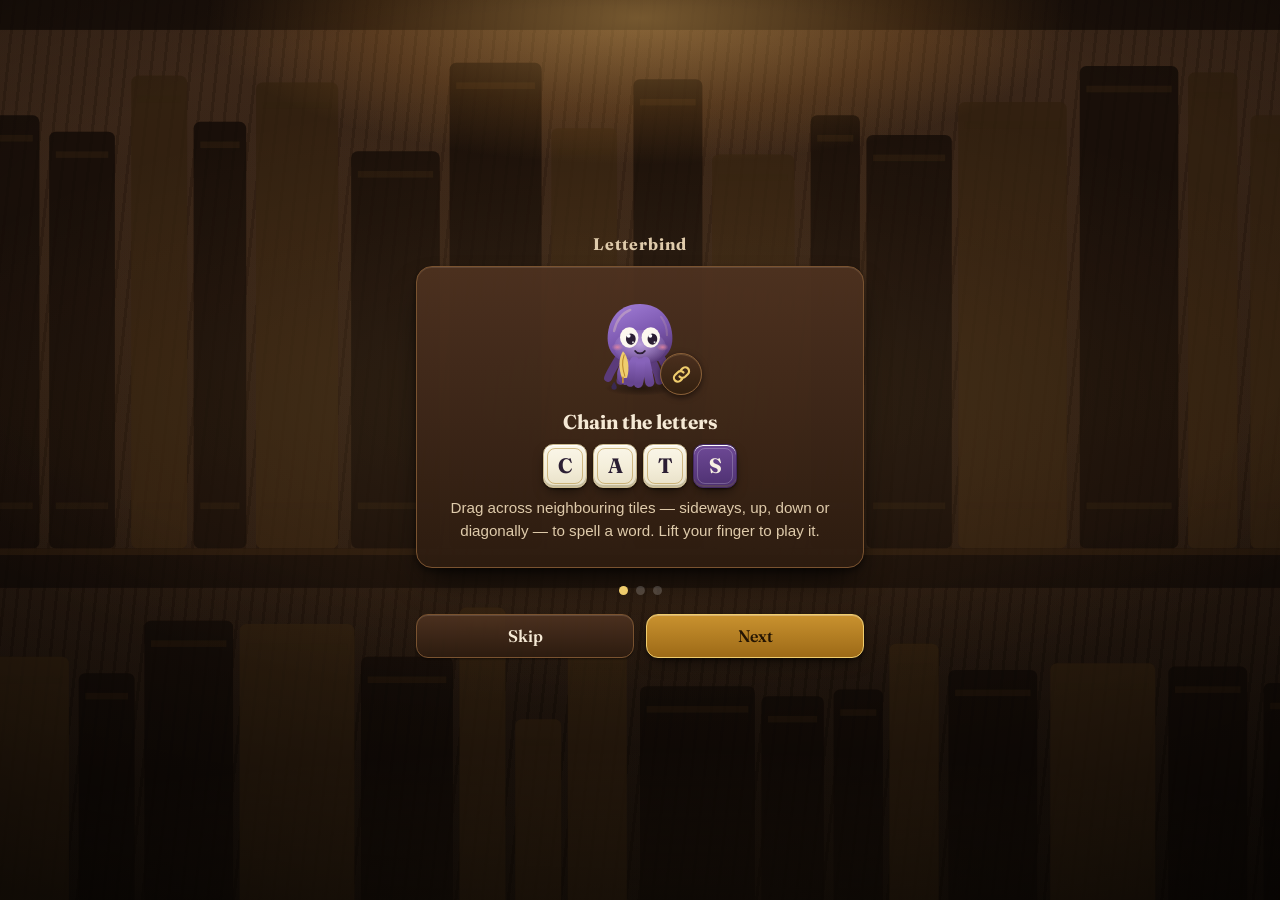
<file: index.html>
<!doctype html>
<html lang="en" data-theme="study">
  <head>
    <meta charset="UTF-8" />
    <meta name="viewport" content="width=device-width, initial-scale=1, viewport-fit=cover, maximum-scale=1, user-scalable=no" />
    <meta name="apple-mobile-web-app-capable" content="yes" />
    <meta name="mobile-web-app-capable" content="yes" />
    <meta name="apple-mobile-web-app-status-bar-style" content="default" />
    <meta name="apple-mobile-web-app-title" content="Letterbind" />
    <meta name="theme-color" content="#150d09" />
    <meta name="description" content="Letterbind — a cozy word-chain roguelike. Chain letters, beat the target, pick an upgrade, repeat. New daily puzzle every day." />

    <!-- Open Graph (Facebook, Messenger, LinkedIn, Slack, etc.) -->
    <meta property="og:type" content="website" />
    <meta property="og:site_name" content="Letterbind" />
    <meta property="og:url" content="https://letterbind.com/" />
    <meta property="og:title" content="Letterbind — a cozy daily word puzzle" />
    <meta property="og:description" content="Chain letters, beat the target, pick an upgrade, repeat. A new daily puzzle every day, with a leaderboard for you and your friends." />
    <meta property="og:image" content="https://letterbind.com/og-image.png" />
    <meta property="og:image:width" content="1200" />
    <meta property="og:image:height" content="630" />

    <!-- Twitter / X -->
    <meta name="twitter:card" content="summary_large_image" />
    <meta name="twitter:title" content="Letterbind — a cozy daily word puzzle" />
    <meta name="twitter:description" content="Chain letters, beat the target, pick an upgrade, repeat. A new daily puzzle every day." />
    <meta name="twitter:image" content="https://letterbind.com/og-image.png" />

    <link rel="canonical" href="https://letterbind.com/" />
    <link rel="icon" href="/favicon.svg" type="image/svg+xml" />
    <link rel="apple-touch-icon" href="/apple-touch-icon.png" />
    <link rel="manifest" href="/manifest.webmanifest" />
    <link rel="preload" href="/fonts/fraunces-latin.woff2" as="font" type="font/woff2" crossorigin />
    <title>Letterbind — a free daily word-chain puzzle</title>

    <!-- What the game is, in the vocabulary a search engine has. Keep it true to the
         #about section below: the two are the same claim, one for a machine and one for
         a person who arrived with JavaScript switched off. -->
    <script type="application/ld+json">
      {
        "@context": "https://schema.org",
        "@type": ["VideoGame", "WebApplication"],
        "name": "Letterbind",
        "url": "https://letterbind.com/",
        "description": "A free daily word game: a word-chain roguelike on a Boggle-style grid. Drag a path through touching letters, beat the round's target, pick an upgrade, and see how far the run goes. A new daily puzzle every day, a timed Blitz board, unlimited free play, and a leaderboard for you and your friends. No accounts, no downloads.",
        "applicationCategory": "GameApplication",
        "applicationSubCategory": "Word game",
        "genre": ["Word game", "Puzzle", "Roguelike"],
        "operatingSystem": "Any",
        "browserRequirements": "Requires JavaScript",
        "image": "https://letterbind.com/og-image.png",
        "inLanguage": "en",
        "isAccessibleForFree": true,
        "offers": {
          "@type": "Offer",
          "price": "0",
          "priceCurrency": "USD",
          "availability": "https://schema.org/InStock"
        },
        "author": {
          "@type": "Person",
          "name": "Stephen Michels"
        }
      }
    </script>
    <!-- The walnut is painted before any stylesheet arrives, so the first frame is never white. -->
    <style>
      html { background: #150d09; }
    </style>
    <script type="module" crossorigin src="/assets/index-C_BORJPw.js"></script>
    <link rel="stylesheet" crossorigin href="/assets/index-Bo76XfP2.css">
  </head>
  <body>
    <!-- The candlelit study, behind everything and fixed to the viewport: walnut, a wall of
         book spines, the candle's glow, a vignette, and a few embers that drift. Static
         markup so it paints before React boots and never re-renders with the game. -->
    <div class="backdrop" aria-hidden="true">
      <div class="bd bd-wood"></div>
      <div class="bd bd-shelf"></div>
      <div class="bd bd-glow"></div>
      <div class="bd bd-vignette"></div>
      <div class="bd bd-embers">
        <i class="ember e1"></i><i class="ember e2"></i><i class="ember e3"></i><i class="ember e4"></i>
        <i class="ember e5"></i><i class="ember e6"></i><i class="ember e7"></i><i class="ember e8"></i>
      </div>
    </div>
    <div id="root"></div>

    <!-- The only prose on this page a crawler can read: the app itself is drawn by
         React, and a search engine that does not run scripts would otherwise find an
         empty div. `main.tsx` sets `hidden` on it the moment React mounts, so a player
         never sees it and a visitor with JavaScript off still learns what this is. Keep
         it in step with the JSON-LD description above. -->
    <section id="about">
      <h1>Letterbind — a free daily word-chain puzzle</h1>
      <p>
        Letterbind is a free daily word game: a word-chain roguelike played on a Boggle-style grid.
      </p>
      <p>
        To play, drag a path through touching letters to spell a word. Beat the round's target score before the ink runs out. Clear the round,
        pick an upgrade that bends the rules in your favour, and carry on until a round beats you.
      </p>
      <p>
        Everyone gets the same daily puzzle, a timed Blitz board and unlimited free play, with a leaderboard for you and your friends. No
        accounts, no downloads, no cost — it runs in a phone browser at <a href="https://letterbind.com/">letterbind.com</a>.
      </p>
      <noscript><p><b>Letterbind needs JavaScript to play.</b> Switch it on and reload, and the shop opens.</p></noscript>
    </section>

  </body>
</html>
</file>
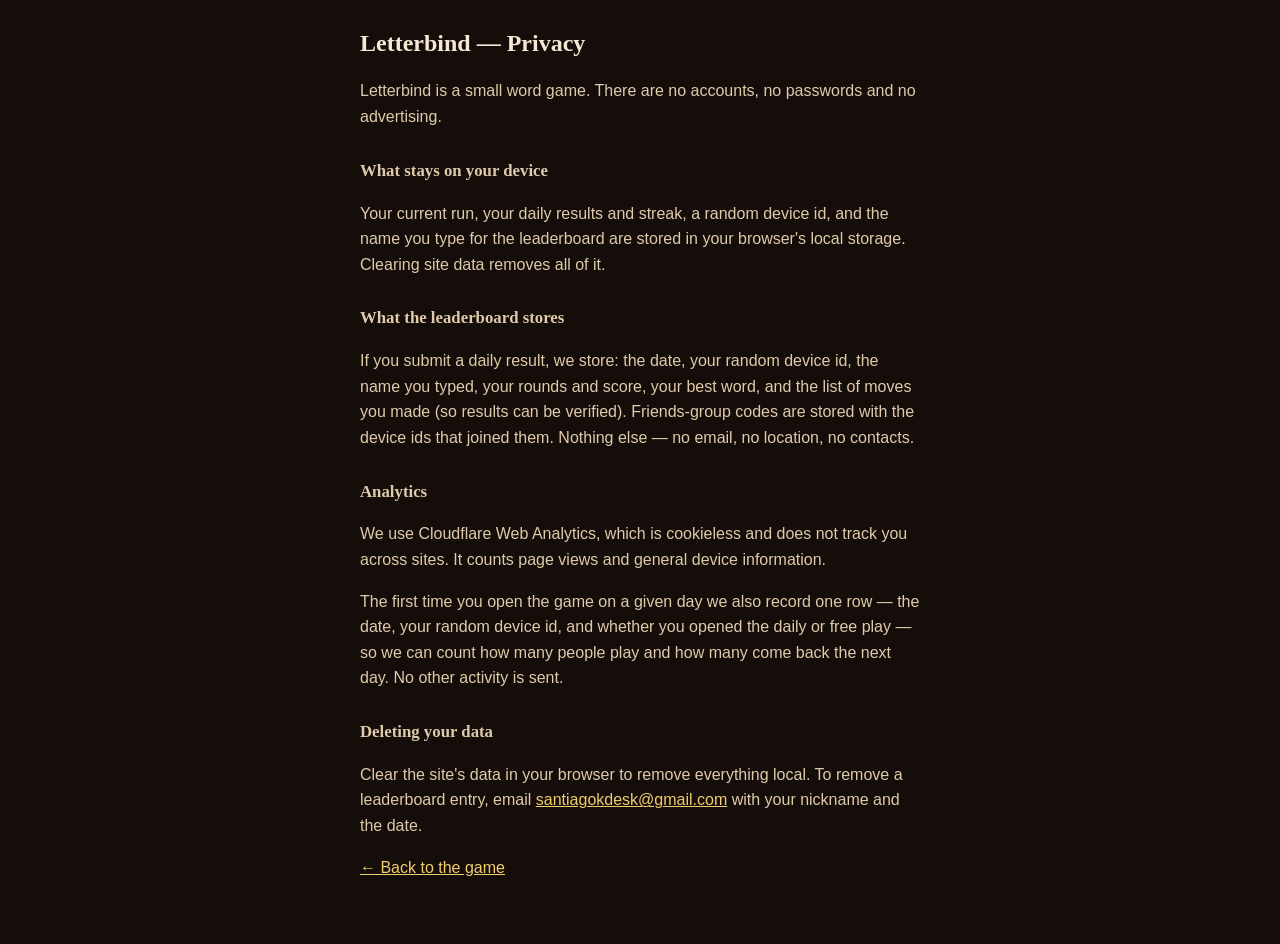
<file: privacy.html>
<!doctype html>
<html lang="en">
<head>
<meta charset="UTF-8" />
<meta name="viewport" content="width=device-width, initial-scale=1" />
<meta name="theme-color" content="#150d09" />
<title>Letterbind · Privacy</title>
<!-- Deliberately plain: the game's palette, none of its machinery, and no webfont —
     a page that promises "no accounts, no cookies" should ask for nothing. -->
<style>
  body { font-family: -apple-system, BlinkMacSystemFont, 'Segoe UI', Roboto, Helvetica, Arial, sans-serif;
         background: #150d09; color: #f5e9d5; margin: 0; padding: 1.5rem 1rem 3rem; line-height: 1.6; }
  main { max-width: 560px; margin: 0 auto; }
  h1 { font-family: Georgia, 'Times New Roman', serif; font-size: 1.5rem; margin-top: 0; }
  h2 { font-family: Georgia, 'Times New Roman', serif; font-size: 1.05rem; margin-top: 1.75rem; color: #dfcbab; }
  p { color: #dfcbab; }
  a { color: #f0cd6d; }
</style>
</head>
<body>
<main>
<h1>Letterbind — Privacy</h1>
<p>Letterbind is a small word game. There are no accounts, no passwords and no advertising.</p>

<h2>What stays on your device</h2>
<p>Your current run, your daily results and streak, a random device id, and the name you type for the leaderboard are stored in your browser's local storage. Clearing site data removes all of it.</p>

<h2>What the leaderboard stores</h2>
<p>If you submit a daily result, we store: the date, your random device id, the name you typed, your rounds and score, your best word, and the list of moves you made (so results can be verified). Friends-group codes are stored with the device ids that joined them. Nothing else — no email, no location, no contacts.</p>

<h2>Analytics</h2>
<p>We use Cloudflare Web Analytics, which is cookieless and does not track you across sites. It counts page views and general device information.</p>
<p>The first time you open the game on a given day we also record one row — the date, your random device id, and whether you opened the daily or free play — so we can count how many people play and how many come back the next day. No other activity is sent.</p>

<h2>Deleting your data</h2>
<p>Clear the site's data in your browser to remove everything local. To remove a leaderboard entry, email <a href="mailto:santiagokdesk@gmail.com">santiagokdesk@gmail.com</a> with your nickname and the date.</p>

<p><a href="/">← Back to the game</a></p>
</main>
</body>
</html>
</file>
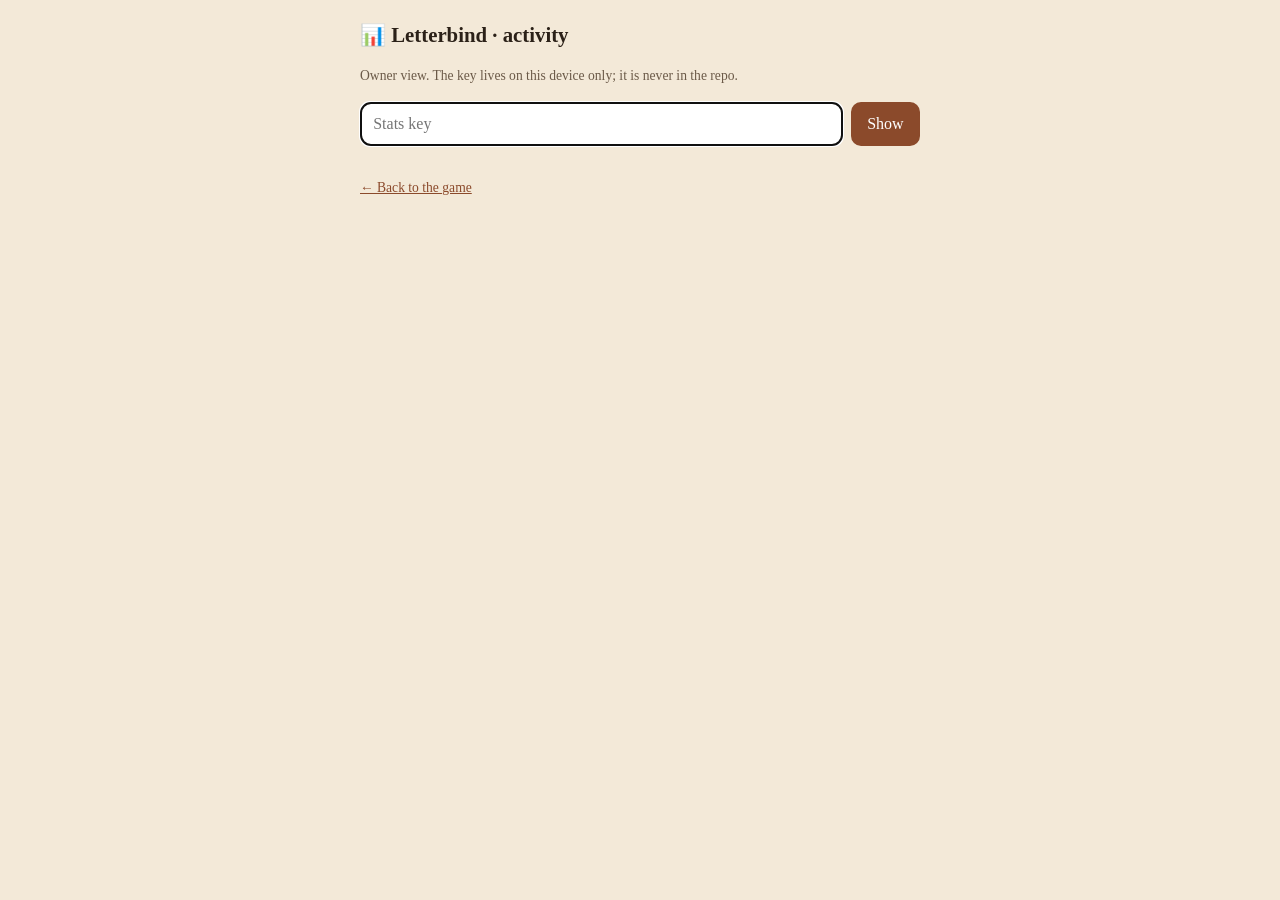
<file: stats.html>
<!doctype html>
<html lang="en">
<head>
<meta charset="UTF-8" />
<meta name="viewport" content="width=device-width, initial-scale=1, viewport-fit=cover" />
<meta name="robots" content="noindex, nofollow" />
<title>Letterbind · Stats</title>
<style>
  :root { --paper: #f3e9d8; --paper-dark: #e6d6bd; --ink: #2b2118; --ink-soft: #6b5a48; --accent: #8b4a2b; --good: #3f7a4a; --bad: #a83f2e; }
  * { box-sizing: border-box; }
  /* .st-form is display:flex, which otherwise beats the UA rule for [hidden]. */
  [hidden] { display: none !important; }
  body { font-family: Georgia, 'Times New Roman', serif; background: var(--paper); color: var(--ink); margin: 0; padding: 1.25rem 1rem 3rem; line-height: 1.45; }
  main { max-width: 560px; margin: 0 auto; display: flex; flex-direction: column; gap: 1rem; }
  h1 { font-size: 1.3rem; margin: 0; }
  p { margin: 0; }
  .muted { color: var(--ink-soft); font-size: 0.85rem; }
  .st-form { display: flex; gap: 0.5rem; }
  .st-form input { flex: 1; min-width: 0; min-height: 44px; padding: 0 0.7rem; border: 2px solid var(--paper-dark); border-radius: 10px; font: inherit; background: #fff; }
  button { font: inherit; color: var(--accent); background: transparent; min-height: 44px; padding: 0 0.9rem; border: 2px solid var(--accent); border-radius: 10px; cursor: pointer; }
  button.st-go { background: var(--accent); color: #fff; }
  .st-gates { display: grid; grid-template-columns: 1fr 1fr; gap: 0.75rem; }
  .st-gate { background: #fffaf0; border: 2px solid var(--paper-dark); border-radius: 12px; padding: 0.75rem 0.6rem; text-align: center; }
  .st-gate .st-label { font-size: 0.75rem; color: var(--ink-soft); display: block; }
  .st-gate .st-value { font-size: 1.7rem; font-weight: bold; display: block; margin: 0.15rem 0; }
  .st-gate .st-target { font-size: 0.7rem; color: var(--ink-soft); }
  .st-gate.pass { border-color: var(--good); }
  .st-gate.pass .st-value { color: var(--good); }
  .st-scroll { overflow-x: auto; }
  table { border-collapse: collapse; width: 100%; font-size: 0.9rem; }
  th, td { padding: 0.35rem 0.4rem; text-align: right; border-bottom: 1px solid var(--paper-dark); white-space: nowrap; }
  th { font-size: 0.72rem; color: var(--ink-soft); font-weight: normal; }
  th:first-child, td:first-child { text-align: left; }
  tbody tr:last-child td { font-weight: bold; background: #fffaf0; }
  .st-err { color: var(--bad); }
  a { color: var(--accent); }
</style>
</head>
<body>
<main>
  <h1>📊 Letterbind · activity</h1>
  <p class="muted">Owner view. The key lives on this device only; it is never in the repo.</p>

  <form class="st-form" id="st-form" hidden>
    <input id="st-key" type="password" placeholder="Stats key" autocomplete="off" spellcheck="false" />
    <button type="submit" class="st-go">Show</button>
  </form>

  <p id="st-msg" class="muted">Loading…</p>

  <div id="st-out" hidden>
    <div class="st-gates">
      <div class="st-gate" id="st-gate-return">
        <span class="st-label">Next-day return</span>
        <span class="st-value" id="st-return">—</span>
        <span class="st-target">gate: 33%</span>
      </div>
      <div class="st-gate" id="st-gate-active">
        <span class="st-label">Active devices / day</span>
        <span class="st-value" id="st-active">—</span>
        <span class="st-target">gate: 200</span>
      </div>
    </div>
    <p class="muted" id="st-totals" style="margin-top:0.75rem"></p>
    <div class="st-scroll" style="margin-top:0.5rem">
      <table>
        <thead>
          <tr><th>Day</th><th>Active</th><th>New</th><th>Back</th><th>Return</th><th>Results</th></tr>
        </thead>
        <tbody id="st-rows"></tbody>
      </table>
    </div>
    <p class="muted" style="margin-top:0.75rem">
      <b>Active</b> = devices that opened the game that day. <b>New</b> = first ever seen that day.
      <b>Back</b> = of yesterday's devices, how many returned. <b>Return</b> = that as a share.
      The two gate numbers pool the whole window (return) and average the last 7 days (active).
    </p>
    <p style="margin-top:0.75rem"><button type="button" id="st-forget">Forget the key on this device</button></p>
  </div>

  <p class="muted"><a href="/">← Back to the game</a></p>
</main>
<script>
  var API = 'https://api.letterbind.com';
  var STORE = 'letterbind-stats-key-v1';
  var form = document.getElementById('st-form');
  var input = document.getElementById('st-key');
  var msg = document.getElementById('st-msg');
  var out = document.getElementById('st-out');

  function readKey() { try { return localStorage.getItem(STORE) || ''; } catch (e) { return ''; } }
  function saveKey(k) { try { localStorage.setItem(STORE, k); } catch (e) {} }
  function dropKey() { try { localStorage.removeItem(STORE); } catch (e) {} }

  function ask(text) {
    msg.textContent = text || '';
    msg.className = text ? 'st-err' : 'muted';
    form.hidden = false;
    out.hidden = true;
    input.focus();
  }

  function pct(n) { return (n * 100).toFixed(0) + '%'; }

  function render(data) {
    form.hidden = true;
    msg.hidden = true;
    out.hidden = false;
    var g = data.gates || { returnShare: 0, active: 0 };
    document.getElementById('st-return').textContent = pct(g.returnShare);
    document.getElementById('st-active').textContent = g.active.toFixed(g.active < 10 ? 1 : 0);
    document.getElementById('st-gate-return').className = 'st-gate' + (g.returnShare >= 0.33 ? ' pass' : '');
    document.getElementById('st-gate-active').className = 'st-gate' + (g.active >= 200 ? ' pass' : '');
    document.getElementById('st-totals').textContent =
      data.devicesEver + ' devices ever · ' + data.pingsEver + ' day-opens recorded · server day ' + data.today;
    var body = document.getElementById('st-rows');
    body.textContent = '';
    (data.days || []).forEach(function (d) {
      var tr = document.createElement('tr');
      [d.date.slice(5), d.active, d.fresh, d.base ? d.returned + '/' + d.base : '—', d.base ? pct(d.returning) : '—', d.submissions].forEach(function (v) {
        var td = document.createElement('td');
        td.textContent = String(v);
        tr.appendChild(td);
      });
      body.appendChild(tr);
    });
  }

  function load(key) {
    msg.hidden = false;
    msg.className = 'muted';
    msg.textContent = 'Loading…';
    fetch(API + '/stats?days=14&key=' + encodeURIComponent(key))
      .then(function (r) { return r.json().then(function (b) { return { ok: r.ok, status: r.status, body: b }; }); })
      .then(function (r) {
        if (r.ok) { saveKey(key); render(r.body); return; }
        dropKey();
        ask(r.status === 401 ? 'That key was not accepted.' : (r.body && r.body.error) || ('HTTP ' + r.status));
      })
      .catch(function () { ask('No connection to the API.'); });
  }

  form.addEventListener('submit', function (e) {
    e.preventDefault();
    var k = input.value.trim();
    if (k) load(k);
  });
  document.getElementById('st-forget').addEventListener('click', function () {
    dropKey();
    input.value = '';
    ask('Key forgotten.');
  });

  var saved = readKey();
  if (saved) load(saved); else ask('');
</script>
</body>
</html>
</file>
<file: assets/index-Bo76XfP2.css>
:root,[data-theme=study]{--bd-page:#150d09;--bd-wood:repeating-linear-gradient(96deg, #0000001f 0 3px, #ffffff03 3px 13px), linear-gradient(178deg, #3d2718 0%, #2b1b10 42%, #180f08 100%);--bd-glow:radial-gradient(46% 22% at 50% 2%, #ffc46866 0%, #ffa84226 46%, #ff8c2800 74%), radial-gradient(78% 44% at 50% 44%, #ffc6761f 0%, #ffaa500a 52%, #0000 78%), radial-gradient(100% 30% at 50% 104%, #ffaa5012 0%, #0000 70%);--bd-vignette:radial-gradient(112% 72% at 50% 34%, #0000 46%, #0000006b 80%, #000000a8 100%);--bd-shelf-opacity:.85;--ember:radial-gradient(circle, #ffe0a0e6 0%, #ffc46873 45%, #ffb45000 72%);--ink:#f5e9d5;--ink-soft:#dfcbab;--ink-dim:#bda887;--panel:linear-gradient(180deg, #4a2f1e, #33200f);--panel-edge:#8a6038;--panel-ink:#f4e2be;--panel-shadow:inset 0 1px 0 #ffd69629, 0 2px 6px #0000008c;--card:linear-gradient(180deg, #4e3220f0, #2d1c10f0);--card-edge:#7a5330;--rule:#c5985842;--field:#221609;--tile-bg:linear-gradient(177deg, #fbf7ea 0%, #f4eeda 52%, #e7dfc6 100%);--tile-edge:#cbb98d;--tile-ink:#2b1e33;--tile-hi:#fff;--tile-lo:#78693c52;--tile-gilt:#b48f3a8c;--tile-tint-0:#0000;--tile-tint-1:#c98b3a21;--tile-tint-2:#c98b3a3d;--tile-tint-3:#c98b3a5c;--value-ink-0:#2b1e33b8;--value-ink-1:#704416e6;--value-ink-2:#7d4a12;--value-ink-3:#6d3d0c;--plum:#6b4791;--plum-deep:#452a63;--plum-soft:#b299da;--plum-tint:#6b479129;--plum-fill:linear-gradient(177deg, #6f4a97, #4d3070);--on-plum:#f7f0e2;--brass:#c9922f;--brass-deep:#8d5f16;--brass-fill:linear-gradient(180deg, #c9922f, #9d6a17);--on-brass:#241503;--gold:#f0cd6d;--gold-glow:#ffcd6ebf;--brass-shimmer:linear-gradient(100deg, #ffeec800 34%, #ffeec8cc 50%, #ffeec800 66%);--good:#8fc47a;--bad:#e08163;--fb-edge:#4a6fa8;--fb-ink:#b9cdec;--li-edge:#0a66c2;--li-ink:#9cc6ee;--rc-scrim:radial-gradient(76% 44% at 50% 38%, #5c3a1ae6 0%, #1c1109f2 58%, #0a0604f7 100%);--shadow-1:0 1px 2px #00000073;--shadow-2:0 2px 4px #0006, 0 8px 18px -8px #000000b3;--shadow-3:0 3px 6px #00000073, 0 18px 34px -12px #000000d9;--tile-shadow:0 1px 2px #0000008c, 0 6px 14px -5px #000000b8;--tile-shadow-lift:0 2px 3px #00000080, 0 14px 26px -8px #000000d9;--tile-shadow-press:0 1px 2px #0000008c;--glow-gold:0 0 22px -1px var(--gold-glow);--r-xs:6px;--r-sm:8px;--r-md:10px;--r-lg:12px;--r-xl:16px;--r-pill:999px;--t-fast:.12s;--t-mid:.18s;--t-slow:.28s;--font-display:"Fraunces", Georgia, "Iowan Old Style", "Times New Roman", serif;--font-body:-apple-system, BlinkMacSystemFont, "SF Pro Text", "Segoe UI", Roboto, Helvetica, Arial, sans-serif}@font-face{font-family:Fraunces;font-style:normal;font-weight:400 800;font-display:swap;src:url(/fonts/fraunces-latin.woff2)format("woff2");unicode-range:U+??,U+131,U+152-153,U+2BB-2BC,U+2C6,U+2DA,U+2DC,U+2000-206F,U+20AC,U+2122,U+2212,U+FEFF,U+FFFD}*{box-sizing:border-box}:root{--vh:100vh}@supports (height:100dvh){:root{--vh:100dvh}}html{font-family:var(--font-body);color:var(--ink);background:var(--bd-page);-webkit-text-size-adjust:100%;touch-action:pan-y}body{background:0 0;margin:0}button{font:inherit;color:inherit;touch-action:pan-y;-webkit-tap-highlight-color:transparent;-webkit-user-select:none;user-select:none;cursor:pointer}.sr{clip-path:inset(50%);white-space:nowrap;border:0;width:1px;height:1px;margin:-1px;padding:0;position:absolute;overflow:hidden}.backdrop{z-index:0;pointer-events:none;position:fixed;inset:0;overflow:hidden}.bd{position:absolute;inset:0}.bd-wood{background:var(--bd-wood)}.bd-shelf{opacity:var(--bd-shelf-opacity);background:url(/art/shelf.svg) 50%/cover no-repeat}.bd-glow{background:var(--bd-glow)}.bd-vignette{background:var(--bd-vignette)}.ember{background:var(--ember);opacity:0;border-radius:50%;width:3px;height:3px;animation:32s linear infinite ember-drift;position:absolute}@keyframes ember-drift{0%{opacity:0;transform:translate(0,0)scale(.7)}15%{opacity:.75}70%{opacity:.45}to{opacity:0;transform:translate(14px,-180px)scale(1.15)}}.e1{animation-delay:-2s;top:46%;left:9%}.e2{animation-duration:41s;animation-delay:-14s;top:68%;left:23%}.e3{animation-duration:36s;animation-delay:-25s;top:82%;left:38%}.e4{animation-delay:-8s;top:58%;left:52%}.e5{animation-duration:44s;animation-delay:-19s;top:88%;left:66%}.e6{animation-duration:38s;animation-delay:-31s;top:62%;left:79%}.e7{animation-delay:-6s;top:76%;left:91%}.e8{animation-duration:46s;animation-delay:-37s;top:92%;left:15%}.app{z-index:1;max-width:480px;min-height:100dvh;padding:calc(.5rem + env(safe-area-inset-top)) 1rem calc(1rem + env(safe-area-inset-bottom));flex-direction:column;gap:.75rem;margin:0 auto;display:flex;position:relative}.title{font-family:var(--font-display);align-items:center;gap:.5rem;margin:0;font-size:1.3rem;font-weight:700;display:flex}.title .ico{color:var(--gold);flex:none}.boot{font-family:var(--font-display);color:var(--ink-soft);justify-content:center;align-items:center;font-size:1.1rem}.message{color:var(--ink-soft);min-height:1.5em;margin:0;font-size:.92rem;line-height:1.45}.play{gap:var(--app-gap);--app-gap:12px;--hud-gap:8px;--hud-h:44px;--target-h:28px;--owned-h:0px;--owned-gap:0px;--wordline-h:28px;--actions-h:44px;--log-h:32px;--app-pad:calc(.5rem + env(safe-area-inset-top) + 1rem + env(safe-area-inset-bottom));--play-chrome:calc(var(--app-pad) + var(--hud-h) + var(--hud-gap) + var(--target-h) + var(--owned-gap) + var(--owned-h) + var(--app-gap) + var(--wordline-h) + var(--app-gap) + var(--app-gap) + var(--actions-h) + var(--app-gap) + var(--log-h));container-type:inline-size}.play.has-owned{--owned-h:26px;--owned-gap:var(--hud-gap)}.play.owned-open{--owned-h:56px}.wordline{min-height:var(--wordline-h,28px);align-items:center;gap:.5rem;display:flex}.wordline-text{text-align:center;flex:1;min-width:0}.word{font-family:var(--font-display);letter-spacing:.15em;text-indent:.15em;white-space:nowrap;text-overflow:ellipsis;color:var(--ink);text-shadow:0 2px 4px #000000a6;animation:word-pop var(--t-fast) ease-out;font-size:1.35rem;font-weight:700;line-height:1.25;display:block;overflow:hidden}.word:empty{display:none}.recent{color:var(--ink-soft);white-space:nowrap;text-overflow:ellipsis;font-size:.85rem;line-height:1.5;display:block;overflow:hidden}.recent-word{font-family:var(--font-display);letter-spacing:.04em}.recent-word+.recent-word:before{content:"·";color:var(--ink-dim);margin:0 .4em}.recent-word b{color:var(--good);margin-left:.25em;font-weight:700}.rw.miss{color:var(--bad);text-decoration:line-through}@keyframes word-pop{0%{opacity:.7;transform:scale(.94)}to{opacity:1;transform:scale(1)}}.board{--n:5;--gap:5px;--tile-w:calc((100cqw - (var(--n) - 1) * var(--gap)) / var(--n));--tile-h:calc((var(--vh) - var(--play-chrome,290px) - (var(--n) - 1) * var(--gap)) / var(--n));--tile:min(66px, var(--tile-w), max(44px, var(--tile-h)));gap:var(--gap);touch-action:none;-webkit-user-select:none;user-select:none;justify-content:center;display:grid}.board.size-4{--n:4;--gap:6px;grid-template-columns:repeat(4, var(--tile))}.board.size-5{--n:5;--gap:5px;grid-template-columns:repeat(5, var(--tile))}.board.size-6{--n:6;--gap:4px;grid-template-columns:repeat(6, var(--tile))}.cell{aspect-ratio:1;touch-action:none;border:1px solid var(--tile-edge);border-radius:var(--r-lg);background:linear-gradient(var(--tile-tint,transparent), var(--tile-tint,transparent)), var(--tile-bg);min-height:44px;color:var(--tile-ink);font-family:var(--font-display);font-size:calc(var(--tile,66px) * .42);box-shadow:inset 0 1px 0 var(--tile-hi), inset 0 -2px 0 var(--tile-lo), var(--tile-shadow);transition:transform var(--t-fast);place-items:center;padding:0;font-weight:700;line-height:1;display:grid;position:relative}.cell:before{content:"";border:1px solid var(--tile-gilt);border-radius:calc(var(--r-lg) - 3px);pointer-events:none;position:absolute;inset:3px}.cell:after{content:"";border-radius:inherit;opacity:0;pointer-events:none;background:radial-gradient(74% 74% at 50% 38%,#f0cd6d80 0%,#ffdc8c38 46%,#ffdc8c00 78%);position:absolute;inset:0}.glyph{z-index:1;position:relative}.order,.value{z-index:1;font-family:var(--font-display);font-weight:700;font-size:calc(var(--tile,66px) * .2);right:calc(var(--tile,66px) * .09);position:absolute}.order{top:calc(var(--tile,66px) * .045);color:var(--plum-deep)}.value{bottom:calc(var(--tile,66px) * .045);color:var(--value-ink,var(--value-ink-0))}.value.boost{color:var(--brass-deep)}.cell.tier0{--tile-tint:var(--tile-tint-0);--value-ink:var(--value-ink-0)}.cell.tier1{--tile-tint:var(--tile-tint-1);--value-ink:var(--value-ink-1)}.cell.tier2{--tile-tint:var(--tile-tint-2);--value-ink:var(--value-ink-2)}.cell.tier3{--tile-tint:var(--tile-tint-3);--value-ink:var(--value-ink-3);border-color:var(--brass-deep)}.cell.selected{--tile-tint:var(--plum-tint);border-color:var(--plum);box-shadow:inset 0 1px 0 var(--tile-hi), inset 0 -2px 0 var(--tile-lo), var(--tile-shadow-lift);transform:translateY(-2px)}.cell.last{background:var(--plum-fill);color:var(--on-plum);border-color:var(--plum-deep);box-shadow:inset 0 1px 0 #ffffff2e, var(--tile-shadow-lift);animation:cell-pop var(--t-mid) ease-out;transform:translateY(-3px)scale(1.04)}.cell.last:before{border-color:#ffffff38}.cell.last .order{color:#f7f0e2eb}.cell.last .value{color:#f7f0e2d9}.cell.last .value.boost{color:var(--gold)}@keyframes cell-pop{0%{transform:translateY(-3px)scale(1)}55%{transform:translateY(-3px)scale(1.14)}to{transform:translateY(-3px)scale(1.04)}}.cell.golden{border-color:var(--gold);box-shadow:inset 0 1px 0 var(--tile-hi), inset 0 -2px 0 var(--tile-lo), var(--tile-shadow), var(--glow-gold)}.cell.golden:before{border-color:var(--gold);border-width:2px}.cell.golden:after{opacity:1}.cell.golden.selected{box-shadow:inset 0 1px 0 var(--tile-hi), inset 0 -2px 0 var(--tile-lo), var(--tile-shadow-lift), var(--glow-gold)}.cell.golden.last{box-shadow:inset 0 1px 0 #ffffff2e, var(--tile-shadow-lift), var(--glow-gold)}.cell.golden.last:before{border-color:var(--gold)}.cell.golden.last:after{opacity:.3}.cell:active{box-shadow:inset 0 1px 0 var(--tile-hi), var(--tile-shadow-press);transform:translateY(1px)}.board.size-6 .cell{border-radius:var(--r-sm)}.board.size-6 .cell:before{border-radius:calc(var(--r-sm) - 2px);inset:2px}.actions{gap:.75rem;display:flex}.actions button{min-width:0;min-height:var(--actions-h,44px);border-radius:var(--r-lg);font-family:var(--font-display);white-space:nowrap;text-overflow:ellipsis;transition:opacity var(--t-fast), transform var(--t-fast), box-shadow var(--t-fast);flex:1;justify-content:center;align-items:center;gap:.45rem;padding:0 .7rem;font-size:1.05rem;font-weight:600;display:inline-flex;overflow:hidden}.actions button:disabled{opacity:.42;cursor:default}.actions button:not(:disabled):active{box-shadow:var(--shadow-1);transform:translateY(1px)}.primary{background:var(--brass-fill);color:var(--on-brass);border:1px solid var(--gold);box-shadow:inset 0 1px 0 #ffffff4d, var(--shadow-2)}.secondary{background:var(--card);color:var(--ink);border:1px solid var(--card-edge);box-shadow:inset 0 1px 0 #ffffff1f, var(--shadow-1)}.wide{border-radius:var(--r-lg);width:100%;min-height:48px;font-family:var(--font-display);justify-content:center;align-items:center;gap:.5rem;font-size:1rem;font-weight:600;display:inline-flex}.peak{text-align:center;font-family:var(--font-display);color:var(--gold);animation:peak-in var(--t-slow) ease-out;margin:.2rem 0 -.35rem;font-size:1rem;font-weight:700}@keyframes peak-in{0%{opacity:0;transform:translateY(4px)}to{opacity:1;transform:translateY(0)}}.lb-invite{margin-top:.5rem}.wide.fb{border-color:var(--fb-edge);color:var(--fb-ink)}.wide.li{border-color:var(--li-edge);color:var(--li-ink)}.wide-stack{flex-direction:column;align-items:center;line-height:1.2;display:inline-flex}.wide-stack small{font-family:var(--font-body);letter-spacing:.01em;opacity:.72;font-size:.68rem;font-weight:500}.log{margin:0;padding:0;font-size:.95rem;list-style:none}.log li{min-height:var(--log-h,32px);border-bottom:1px solid var(--rule);transform-origin:25% 0;animation:log-in var(--t-slow) cubic-bezier(.2, .75, .3, 1);align-items:baseline;gap:.5rem;padding:.3rem .1rem;display:flex}@keyframes log-in{0%{opacity:0;transform:translateY(-40px)scale(1.26)}55%{opacity:1}to{opacity:1;transform:translateY(0)scale(1)}}.log li:first-child .log-pts{animation:pts-pop var(--t-slow) ease-out;display:inline-block}@keyframes pts-pop{0%{transform:scale(.6)}60%{transform:scale(1.35)}to{transform:scale(1)}}.log-word{font-family:var(--font-display);letter-spacing:.05em;min-width:5.5em;color:var(--ink);font-weight:700}.log-math{color:var(--ink-dim);flex:1;font-size:.8rem}.log-pts{font-family:var(--font-display);color:var(--good);font-weight:700}.log-reason{color:var(--bad);font-size:.85rem}.log li.bad .log-word{color:var(--bad);text-decoration:line-through}.inky{flex:none;animation:3.8s ease-in-out infinite inky-bob;display:block;position:relative}.inky-art{opacity:0;width:100%;height:100%;transition:opacity var(--t-fast) linear;position:absolute;inset:0}.inky-art.on{opacity:1;transform-origin:50% 100%;animation:inky-react var(--t-slow) ease-out}.inky-lids{opacity:0;width:100%;height:100%;animation:5.4s ease-in-out infinite inky-blink;position:absolute;inset:0}@keyframes inky-bob{0%,to{transform:translateY(0)}50%{transform:translateY(-5px)}}@keyframes inky-react{0%{transform:scale(.88,1.06)}55%{transform:scale(1.05,.95)}to{transform:scale(1)}}@keyframes inky-blink{0%,94%,97.4%,to{opacity:0}94.6%,96.8%{opacity:1}}.inky-hero{margin:0 auto}.inky-line{margin-block:calc((var(--wordline-h,28px) - 46px) / 2);pointer-events:none;align-self:center}.inky-draft,.inky-summary{pointer-events:none;margin-top:-.5rem}.inky-tour{pointer-events:none}.draft-head{align-items:flex-start;gap:.5rem;display:flex}.draft-head-text{flex-direction:column;flex:1;gap:.5rem;min-width:0;display:flex}.hud{gap:var(--hud-gap,.5rem);flex-direction:column;display:flex;position:relative}.hud-row{flex-wrap:wrap;align-items:center;gap:.4rem;display:flex}.hud-row.chips{min-height:var(--hud-h,44px);flex-wrap:nowrap;gap:4px}.chip{min-height:var(--hud-h,44px);border-radius:var(--r-md);background:var(--panel);border:1px solid var(--panel-edge);min-width:44px;color:var(--panel-ink);box-shadow:var(--panel-shadow);white-space:nowrap;justify-content:center;align-items:center;gap:.25rem;padding:0 .4rem;font-size:.85rem;display:inline-flex}.chip b{font-family:var(--font-display);font-size:.95rem;font-weight:700}.chip-button{transition:transform var(--t-fast)}.chip-button:active{transform:translateY(1px)}.ico{opacity:.92;flex:none;width:1.05em;height:1.05em}.owned-strip{width:100%;min-height:var(--owned-h,26px);border:1px solid var(--panel-edge);border-radius:var(--r-sm);background:var(--panel);color:var(--panel-ink);box-shadow:var(--panel-shadow);text-align:left;flex-wrap:wrap;align-items:center;gap:2px 7px;padding:0 .4rem;display:flex;overflow:hidden}.owned-badge{align-items:center;gap:.2rem;line-height:1.1;display:inline-flex}.owned-emoji{font-size:.95rem}.owned-count{font-family:var(--font-display);color:var(--panel-ink);font-size:.78rem;font-weight:700}.owned-name{color:var(--panel-ink);font-size:.7rem}.target{min-height:var(--target-h,28px);align-items:center;gap:.75rem;display:flex}.bar{border-radius:var(--r-pill);background:#0006;flex:1;height:10px;overflow:hidden;box-shadow:inset 0 1px 2px #0000008c}.bar-fill{background:linear-gradient(90deg, var(--brass-deep), var(--brass));border-radius:var(--r-pill);height:100%;transition:width var(--t-slow);position:relative;overflow:hidden}.bar-fill.nearly{background:linear-gradient(90deg, var(--brass), var(--gold));box-shadow:0 0 10px -2px var(--gold-glow)}.bar-fill.nearly:after{content:"";background:var(--brass-shimmer);animation:bar-shimmer var(--t-slow) ease-out 3;position:absolute;inset:0}@keyframes bar-shimmer{0%{transform:translate(-115%)}to{transform:translate(115%)}}.target-text{font-family:var(--font-display);white-space:nowrap;color:var(--ink-soft);font-size:1.05rem}.target-text b{color:var(--ink);font-size:1.2rem}.target-score{animation:score-land var(--t-slow) cubic-bezier(.2, .8, .3, 1);display:inline-block}@keyframes score-land{0%{color:var(--gold);opacity:.25;transform:translateY(15px)scale(1.5)}to{opacity:1;transform:translateY(0)scale(1)}}.help{color:var(--ink-dim);text-align:center;margin:0;font-size:.8rem;line-height:1.5}.help a{color:var(--gold)}#about{z-index:1;max-width:32rem;color:var(--ink-soft);margin:0 auto;padding:2.5rem 1.25rem 3rem;position:relative}#about h1{font-family:var(--font-display);color:var(--ink);margin:0 0 1rem;font-size:1.55rem;line-height:1.2}#about p{margin:0 0 .9rem;font-size:.95rem;line-height:1.6}#about a{color:var(--gold)}.chip-clock{font-variant-numeric:tabular-nums}.chip-clock.low{color:var(--bad);border-color:var(--bad);font-weight:700;animation:1s steps(2,end) infinite clock-tick}@keyframes clock-tick{50%{opacity:.55}}.draft{flex-direction:column;gap:.75rem;display:flex}.draft:after{content:"";background:linear-gradient(#5b3a21 0%,#2a1809 100%);border-radius:2px;height:9px;margin-top:-.35rem;box-shadow:0 3px 9px #000000a6}.card{text-align:left;border:1px solid var(--card-edge);border-radius:3px var(--r-lg) var(--r-lg) 3px;background:var(--card);min-height:64px;color:var(--ink);box-shadow:inset 0 1px 0 #ffffff1a, var(--shadow-2);transition:transform var(--t-fast), box-shadow var(--t-fast);--fan:-6deg;transform-origin:50% 160%;animation:card-in var(--t-slow) cubic-bezier(.2, .8, .3, 1) both;align-items:center;gap:.9rem;padding:.9rem 1rem .9rem 1.5rem;display:flex;position:relative}.card:before{content:"";border-right:1px solid var(--rule);background:linear-gradient(90deg,#0000009e 0%,#00000057 58%,#ffffff1a 100%);border-radius:3px 0 0 3px;width:11px;position:absolute;top:0;bottom:0;left:0}.card:after{content:"";border:1px solid var(--rule);pointer-events:none;border-radius:4px;position:absolute;inset:5px 7px 5px 17px}.card:active{box-shadow:var(--shadow-1);transform:translateY(1px)scale(.995)}.card:nth-child(2){--fan:0deg;animation-delay:60ms}.card:nth-child(3){--fan:6deg;animation-delay:.12s}@keyframes card-in{0%{transform:translateY(26px) rotate(var(--fan));opacity:0}to{opacity:1;transform:translateY(0)rotate(0)}}.card-icon{font-size:1.7rem;line-height:1}.card-text{flex-direction:column;gap:.2rem;display:flex}.card-name{font-family:var(--font-display);font-size:1.05rem;font-weight:700}.card-blurb{color:var(--ink-soft);font-size:.85rem;line-height:1.4}.rc{z-index:20;background:var(--rc-scrim);animation:rc-in var(--t-mid) ease-out;flex-direction:column;justify-content:center;align-items:center;gap:.5rem;padding:1.25rem;display:flex;position:fixed;inset:0;overflow:hidden}@keyframes rc-in{0%{opacity:0}to{opacity:1}}.rc-round{font-family:var(--font-display);text-align:center;color:var(--ink);text-shadow:0 2px 6px #000c;animation:rc-rise var(--t-slow) cubic-bezier(.2, .8, .3, 1) both;margin:0;font-size:1.8rem;font-weight:700}.rc-bonus,.rc-total{font-family:var(--font-display);text-align:center;margin:0;font-weight:700}.rc-bonus{color:var(--gold);animation:rc-rise var(--t-slow) cubic-bezier(.2, .8, .3, 1) .1s both;font-size:1.2rem}.rc-total{color:var(--ink-soft);animation:rc-rise var(--t-slow) cubic-bezier(.2, .8, .3, 1) .18s both;font-size:1.05rem}.rc-line{align-items:center;gap:.35rem;display:inline-flex}.rc-amount{align-items:center;display:inline-flex}.rc-label{font-weight:400}@keyframes rc-rise{0%{opacity:0;transform:translateY(8px)}to{opacity:1;transform:translateY(0)}}.rc-reels{--rc-cell:1.25em;display:inline-flex;position:relative;top:.05em}.rc-reel{width:.66em;height:var(--rc-cell);display:inline-block;overflow:hidden}.rc-strip{transform:translateY(calc(var(--o,0) * var(--rc-cell) * -1));display:block}.rc-strip span{height:var(--rc-cell);line-height:var(--rc-cell);text-align:center;display:block}.rc-fw{pointer-events:none;position:absolute;inset:0;overflow:hidden}.rc-spark{opacity:0;border-radius:50%;width:8px;height:8px;margin:-4px 0 0 -4px;animation:.9s cubic-bezier(.12,.62,.3,1) both rc-spark;position:absolute}@keyframes rc-spark{0%{opacity:0;transform:translate(0,0)scale(.3)}12%{opacity:1}68%{opacity:.9}to{transform:translate3d(var(--dx), var(--dy), 0) scale(.55);opacity:0}}.rc-gold{background:var(--gold);box-shadow:0 0 9px -1px var(--gold-glow)}.rc-plum{background:var(--plum-soft)}.rc-ivory{background:var(--ink)}.stats{grid-template-columns:1fr 1fr;gap:.75rem;margin:.5rem 0;display:grid}.stats div:last-child{grid-column:1/-1}.stats div{background:var(--panel);border:1px solid var(--panel-edge);border-radius:var(--r-lg);text-align:center;box-shadow:var(--panel-shadow);animation:stat-in var(--t-mid) ease-out both;padding:.7rem .5rem}.stats div:nth-child(2){animation-delay:80ms}.stats div:nth-child(3){animation-delay:.16s}@keyframes stat-in{0%{opacity:0;transform:translateY(10px)}to{opacity:1;transform:translateY(0)}}.stats dt{color:var(--ink-soft);font-size:.75rem}.stats dd{font-family:var(--font-display);color:var(--ink);margin:.25rem 0 0;font-size:1.15rem;font-weight:700}.missed{border-radius:var(--r-md);border:1px dashed var(--card-edge);color:var(--ink-soft);background:#00000047;align-items:center;gap:.5rem;margin:0;padding:.6rem .8rem;font-size:.92rem;display:flex}.missed b{color:var(--ink);font-family:var(--font-display)}.missed .ico{color:var(--gold);flex:none}.lib-new{color:var(--good);align-items:center;gap:.4rem;margin:0;font-size:.9rem;display:flex}.owned{gap:.3rem}.chip-small{gap:.25rem;min-width:0;min-height:26px;padding:0 .45rem;font-size:.72rem}.home-btn-label .ico,.lb-title .ico,.lb-sub .ico,.lib-heading .ico,.lib-prize-label .ico,.streak .ico{color:var(--gold);opacity:1}.home-btn.primary .home-btn-label .ico,.home-btn.resume .home-btn-label .ico{color:inherit}.leaderboard{border-radius:var(--r-lg);background:var(--card);border:1px solid var(--card-edge);box-shadow:inset 0 1px 0 #ffffff1a, var(--shadow-2);flex-direction:column;gap:.6rem;padding:.85rem;display:flex}.lb-title{font-family:var(--font-display);align-items:center;gap:.45rem;margin:0;font-size:1.05rem;font-weight:700;display:flex}.lb-sub{font-family:var(--font-display);align-items:center;gap:.45rem;margin:.4rem 0 0;font-size:.95rem;font-weight:700;display:flex}.submit-row{gap:.5rem;display:flex}.submit-row .text{border:1px solid var(--panel-edge);border-radius:var(--r-md);min-width:0;min-height:44px;font:inherit;color:var(--ink);background:var(--field);flex:1;padding:0 .7rem}.submit-row .text::placeholder{color:var(--ink-dim)}.submit-row button{border-radius:var(--r-md);min-height:44px;font-family:var(--font-display);padding:0 .9rem;font-size:.95rem;font-weight:600}.submit-row button:disabled{opacity:.42}.rows{margin:0;padding:0;font-size:.9rem;list-style:none}.rows li{border-bottom:1px solid var(--rule);grid-template-columns:2em 1fr auto auto;align-items:baseline;gap:.4rem .6rem;padding:.35rem .3rem;display:grid}.rows li.you{border-radius:var(--r-xs);background:#6b479147}.rows .rank{color:var(--ink-dim)}.rows .nick{text-overflow:ellipsis;white-space:nowrap;font-weight:700;overflow:hidden}.rows .rounds{color:var(--ink-dim)}.rows .pts{font-family:var(--font-display);color:var(--good);font-weight:700}.rows .best{color:var(--ink-dim);letter-spacing:.05em;grid-column:2/-1;font-size:.75rem}.rows .best:empty{display:none}.code{letter-spacing:.15em;color:var(--gold);font-family:ui-monospace,Menlo,monospace}.message.error{color:var(--bad)}.history{justify-content:space-between;align-items:center;gap:.5rem;font-size:.9rem;display:flex}.streak{font-family:var(--font-display);color:var(--ink);align-items:center;gap:.4rem;font-weight:700;display:inline-flex}.history-tiles{gap:5px;display:flex}.day{border-radius:var(--r-xs);background:var(--panel);border:1px solid var(--panel-edge);width:28px;height:28px;color:var(--ink-dim);box-shadow:var(--panel-shadow);place-items:center;font-size:.78rem;display:grid}.day.played{background:var(--brass-fill);border-color:var(--brass-deep);color:var(--on-brass);font-family:var(--font-display);font-weight:700}.home{justify-content:center;gap:.6rem}.home-hero{place-items:center;margin-bottom:-.4rem;display:grid}.home-title{font-family:var(--font-display);text-align:center;color:var(--ink);text-shadow:0 2px 5px #0009;margin:0 0 .1rem;font-size:2.2rem;font-weight:700}.home-tag{text-align:center;color:var(--ink-soft);margin:0 0 .6rem;font-size:.9rem;line-height:1.45}.home-btn{text-align:left;border:1px solid var(--card-edge);border-radius:var(--r-lg);background:var(--card);width:100%;min-height:62px;color:var(--ink);box-shadow:inset 0 1px 0 #ffffff1a, var(--shadow-2);transition:transform var(--t-fast), box-shadow var(--t-fast);flex-direction:column;gap:.15rem;padding:.7rem .9rem;display:flex}.home-btn:active{box-shadow:var(--shadow-1);transform:translateY(1px)}.home-btn-label{font-family:var(--font-display);align-items:center;gap:.5rem;font-size:1.08rem;font-weight:700;display:flex}.home-btn-sub{color:var(--ink-soft);padding-left:1.6rem;font-size:.8rem;line-height:1.4}.home-btn.primary{background:var(--brass-fill);border-color:var(--gold);color:var(--on-brass);box-shadow:inset 0 1px 0 #ffffff47, var(--shadow-2)}.home-btn.primary .home-btn-sub{color:#241503c7}.home-btn.resume{border-color:var(--good)}.home-btn.resume .home-btn-label{color:var(--good)}.home-btn.quiet{border-color:var(--panel-edge);min-height:50px;box-shadow:none;background:0 0}.home-btn.quiet .home-btn-label{color:var(--ink-soft);font-size:1rem}.home-btn:disabled{opacity:.6;cursor:default}.home-btn:disabled:active{transform:none}.home-invite{border:1px solid var(--good);border-radius:var(--r-md);background:var(--panel);min-height:44px;color:var(--ink);box-shadow:var(--panel-shadow);animation:invite-in var(--t-slow) ease-out;align-items:center;gap:.5rem;margin:0 0 .2rem;padding:.6rem .75rem;font-size:.86rem;line-height:1.4;display:flex}.home-invite .ico{color:var(--good);flex:none}.home-invite.dim{border-color:var(--panel-edge);color:var(--ink-soft)}.home-invite.dim .ico{color:var(--ink-dim)}@keyframes invite-in{0%{opacity:0;transform:translateY(-4px)}to{opacity:1;transform:translateY(0)}}.home-streak{justify-content:space-between;align-items:center;gap:.5rem;margin-top:.4rem;font-size:.9rem;display:flex}.home-last{color:var(--ink-dim);font-size:.8rem}.home-tiles{justify-content:center;gap:5px}.tour{justify-content:center}.tour-brand{text-align:center;font-family:var(--font-display);color:var(--ink-soft);letter-spacing:.06em;margin:0;font-size:1.05rem;font-weight:700}.tour-panel{text-align:center;border:1px solid var(--card-edge);border-radius:var(--r-xl);background:var(--card);box-shadow:inset 0 1px 0 #ffffff1a, var(--shadow-3);flex-direction:column;align-items:center;gap:.6rem;padding:1.5rem 1.1rem;display:flex}.tour-figure{justify-content:center;display:flex;position:relative}.tour-icon{border:1px solid var(--panel-edge);background:var(--panel);width:42px;height:42px;box-shadow:var(--panel-shadow);color:var(--gold);border-radius:50%;place-items:center;line-height:0;display:grid;position:absolute;bottom:4px;right:-8px}.tour-icon .ico{opacity:1;stroke-width:1.5px;width:23px;height:23px}.tour-title{font-family:var(--font-display);color:var(--ink);margin:0;font-size:1.25rem;font-weight:700}.tour-body{color:var(--ink-soft);margin:0;font-size:.95rem;line-height:1.5}.tour-tiles{gap:6px;display:flex}.tour-tile{border:1px solid var(--tile-edge);border-radius:var(--r-md);background:var(--tile-bg);width:44px;height:44px;color:var(--tile-ink);font-family:var(--font-display);box-shadow:inset 0 1px 0 var(--tile-hi), inset 0 -2px 0 var(--tile-lo), var(--tile-shadow);place-items:center;font-size:1.3rem;font-weight:700;display:grid;position:relative}.tour-tile:before{content:"";border:1px solid var(--tile-gilt);border-radius:var(--r-sm);position:absolute;inset:3px}.tour-tile.last{background:var(--plum-fill);border-color:var(--plum-deep);color:var(--on-plum)}.tour-tile.last:before{border-color:#ffffff38}.tour-dots{justify-content:center;gap:8px;padding:.4rem 0;display:flex}.tour-dot{background:#ffffff2e;border-radius:50%;width:9px;height:9px}.tour-dot.on{background:var(--gold)}.lib-prizes{gap:.6rem;display:flex}.lib-prize{border:1px solid var(--panel-edge);border-radius:var(--r-lg);background:var(--panel);box-shadow:var(--panel-shadow);flex-direction:column;flex:1;gap:.15rem;min-width:0;padding:.6rem .7rem;display:flex}.lib-prize-label{color:var(--ink-soft);letter-spacing:.04em;align-items:center;gap:.35rem;font-size:.75rem;display:inline-flex}.lib-prize-word{font-family:var(--font-display);letter-spacing:.04em;overflow-wrap:anywhere;color:var(--ink);font-size:1.05rem;font-weight:700}.lib-prize-sub{color:var(--ink-dim);font-size:.78rem}.lib-section{flex-direction:column;gap:.4rem;display:flex}.lib-heading{color:var(--ink-soft);align-items:center;gap:.4rem;margin:0;font-size:.92rem;font-weight:400;display:flex}.lib-words{flex-wrap:wrap;gap:6px;display:flex}.lib-word{border:1px solid var(--panel-edge);border-radius:var(--r-sm);background:var(--panel);color:var(--panel-ink);font-family:var(--font-display);letter-spacing:.05em;padding:.25rem .5rem;font-size:.85rem}.lib-word b{font-family:var(--font-body);color:var(--ink-dim);font-size:.75rem;font-weight:400}.lib-word.rare{border-color:var(--gold);color:var(--gold)}@media (prefers-reduced-motion:reduce){*,:before,:after{transition:none!important;animation:none!important}}
</file>
